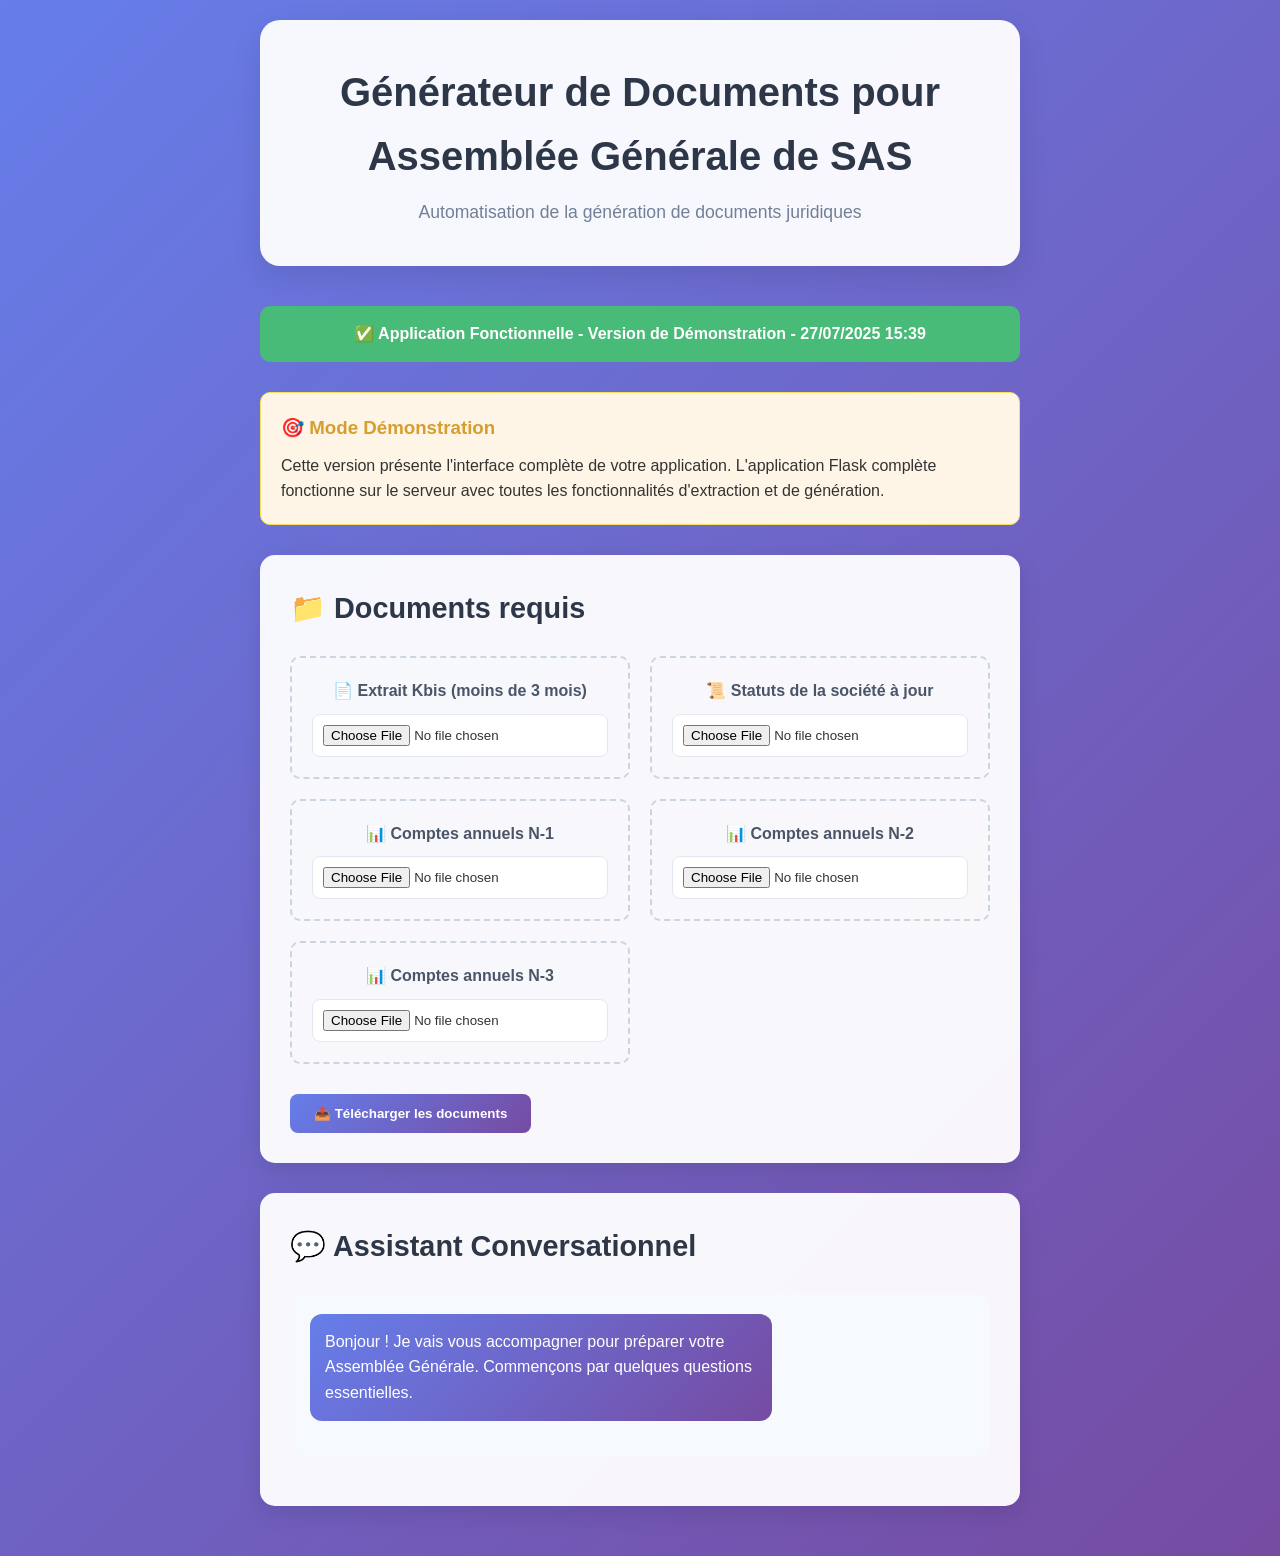
<file: demo_app.html>
<!DOCTYPE html>
<html lang="fr">
<head>
    <meta charset="UTF-8">
    <meta name="viewport" content="width=device-width, initial-scale=1.0">
    <title>Générateur de Documents pour Assemblée Générale de SAS</title>
    <style>
    * {
        margin: 0;
        padding: 0;
        box-sizing: border-box;
    }

    body {
        font-family: -apple-system, BlinkMacSystemFont, 'Segoe UI', Roboto, sans-serif;
        background: linear-gradient(135deg, #667eea 0%, #764ba2 100%);
        min-height: 100vh;
        color: #333;
        line-height: 1.6;
    }

    .container {
        max-width: 800px;
        margin: 0 auto;
        padding: 20px;
    }

    header {
        text-align: center;
        margin-bottom: 40px;
        padding: 40px 20px;
        background: rgba(255, 255, 255, 0.95);
        border-radius: 20px;
        box-shadow: 0 10px 30px rgba(0, 0, 0, 0.1);
    }

    header h1 {
        font-size: 2.5rem;
        font-weight: 700;
        color: #2d3748;
        margin-bottom: 10px;
    }

    .subtitle {
        font-size: 1.1rem;
        color: #718096;
        font-weight: 400;
    }

    .section {
        background: rgba(255, 255, 255, 0.95);
        border-radius: 15px;
        padding: 30px;
        margin-bottom: 30px;
        box-shadow: 0 8px 25px rgba(0, 0, 0, 0.1);
    }

    .section h2 {
        color: #2d3748;
        margin-bottom: 25px;
        font-size: 1.8rem;
        display: flex;
        align-items: center;
        gap: 10px;
    }

    .upload-grid {
        display: grid;
        grid-template-columns: repeat(auto-fit, minmax(300px, 1fr));
        gap: 20px;
        margin-bottom: 30px;
    }

    .upload-item {
        padding: 20px;
        border: 2px dashed #cbd5e0;
        border-radius: 10px;
        text-align: center;
        transition: all 0.3s ease;
        background: rgba(247, 250, 252, 0.5);
    }

    .upload-item:hover {
        border-color: #667eea;
        background: rgba(102, 126, 234, 0.1);
        transform: translateY(-2px);
    }

    .upload-item label {
        display: block;
        font-weight: 600;
        margin-bottom: 10px;
        color: #4a5568;
    }

    .upload-item input[type="file"] {
        width: 100%;
        padding: 10px;
        border: 1px solid #e2e8f0;
        border-radius: 8px;
        background: white;
    }

    .chat-container {
        background: #f7fafc;
        border-radius: 15px;
        padding: 20px;
        max-height: 500px;
        overflow-y: auto;
        margin-bottom: 20px;
    }

    .message {
        margin-bottom: 15px;
        padding: 15px;
        border-radius: 12px;
        max-width: 70%;
        animation: fadeInUp 0.3s ease;
    }

    .assistant-message {
        background: linear-gradient(135deg, #667eea, #764ba2);
        color: white;
        margin-right: auto;
    }

    .user-message {
        background: #e2e8f0;
        color: #2d3748;
        margin-left: auto;
    }

    .input-group {
        display: flex;
        gap: 10px;
        margin-top: 20px;
    }

    .input-group input {
        flex: 1;
        padding: 12px;
        border: 1px solid #e2e8f0;
        border-radius: 8px;
        font-size: 16px;
    }

    .btn {
        background: linear-gradient(135deg, #667eea, #764ba2);
        color: white;
        border: none;
        padding: 12px 24px;
        border-radius: 8px;
        font-weight: 600;
        cursor: pointer;
        transition: all 0.3s ease;
    }

    .btn:hover {
        transform: translateY(-2px);
        box-shadow: 0 5px 15px rgba(102, 126, 234, 0.4);
    }

    .status-banner {
        background: #48bb78;
        color: white;
        padding: 15px;
        border-radius: 10px;
        text-align: center;
        margin-bottom: 30px;
        font-weight: 600;
    }

    @keyframes fadeInUp {
        from {
            opacity: 0;
            transform: translateY(20px);
        }
        to {
            opacity: 1;
            transform: translateY(0);
        }
    }

    .demo-note {
        background: #fef5e7;
        border: 1px solid #f6e05e;
        border-radius: 10px;
        padding: 20px;
        margin-bottom: 30px;
    }

    .demo-note h3 {
        color: #d69e2e;
        margin-bottom: 10px;
    }
    </style>
</head>
<body>
    <div class="container">
        <header>
            <h1>Générateur de Documents pour Assemblée Générale de SAS</h1>
            <p class="subtitle">Automatisation de la génération de documents juridiques</p>
        </header>

        <div class="status-banner">
            ✅ Application Fonctionnelle - Version de Démonstration - 27/07/2025 15:39
        </div>

        <div class="demo-note">
            <h3>🎯 Mode Démonstration</h3>
            <p>Cette version présente l'interface complète de votre application. 
            L'application Flask complète fonctionne sur le serveur avec toutes les fonctionnalités d'extraction et de génération.</p>
        </div>

        <!-- Section 1: Téléchargement des documents -->
        <section id="upload-section" class="section">
            <h2>📁 Documents requis</h2>
            <div class="upload-grid">
                <div class="upload-item">
                    <label for="kbis">📄 Extrait Kbis (moins de 3 mois)</label>
                    <input type="file" id="kbis" name="kbis" accept=".pdf,.docx,.doc">
                </div>
                <div class="upload-item">
                    <label for="statuts">📜 Statuts de la société à jour</label>
                    <input type="file" id="statuts" name="statuts" accept=".pdf,.docx,.doc">
                </div>
                <div class="upload-item">
                    <label for="comptes_n1">📊 Comptes annuels N-1</label>
                    <input type="file" id="comptes_n1" name="comptes_n1" accept=".pdf,.docx,.doc">
                </div>
                <div class="upload-item">
                    <label for="comptes_n2">📊 Comptes annuels N-2</label>
                    <input type="file" id="comptes_n2" name="comptes_n2" accept=".pdf,.docx,.doc">
                </div>
                <div class="upload-item">
                    <label for="comptes_n3">📊 Comptes annuels N-3</label>
                    <input type="file" id="comptes_n3" name="comptes_n3" accept=".pdf,.docx,.doc">
                </div>
            </div>
            <button class="btn" onclick="alert('Version démo - Simulation de téléchargement réussie !')">
                📤 Télécharger les documents
            </button>
        </section>

        <!-- Section 2: Assistant conversationnel -->
        <section id="chat-section" class="section">
            <h2>💬 Assistant Conversationnel</h2>
            <div class="chat-container" id="chat-messages">
                <!-- Les messages apparaîtront ici -->
            </div>
        </section>

        <!-- Section 3: Résultats -->
        <section id="results-section" class="section" style="display: none;">
            <h2>📄 Documents Générés</h2>
            <p>Vos documents seront disponibles ici après génération.</p>
        </section>
    </div>

    <script>
    // Variables globales
    let currentStep = 0;
    let formData = {};
    let uploadedFiles = {};

    // Étapes de la conversation
    const conversationSteps = [
        {
            question: "Pour commencer, quelle est la date de clôture de l'exercice comptable que vous souhaitez approuver ?",
            type: 'date',
            field: 'date_cloture_exercice'
        },
        {
            question: "Parfait. Quand souhaitez-vous tenir votre Assemblée Générale ?",
            helpText: "Rappel : l'AG doit se tenir dans les 6 mois suivant la date de clôture.",
            type: 'date',
            field: 'date_assemblee_generale'
        },
        {
            question: "À quelle heure se tiendra l'assemblée ?",
            type: 'time',
            field: 'heure_assemblee_generale'
        },
        {
            question: "Où se déroulera l'Assemblée Générale ?",
            type: 'text',
            field: 'lieu_assemblee_generale'
        },
        {
            question: "Quel est le montant de la rémunération que vous souhaitez vous allouer en tant que dirigeant ?",
            type: 'number',
            field: 'remuneration_dirigeant'
        }
    ];

    function initChat() {
        const chatContainer = document.getElementById('chat-messages');
        if (!chatContainer) return;
        
        // Message de bienvenue
        addMessage("Bonjour ! Je vais vous accompagner pour préparer votre Assemblée Générale. Commençons par quelques questions essentielles.", 'assistant');
        
        setTimeout(() => {
            askNextQuestion();
        }, 1000);
    }

    function addMessage(text, sender, isInput = false) {
        const chatContainer = document.getElementById('chat-messages');
        const messageDiv = document.createElement('div');
        messageDiv.className = `message ${sender}-message`;
        
        if (isInput) {
            messageDiv.innerHTML = `<input type="${getInputType()}" id="current-input" placeholder="${text}" class="chat-input">
                                    <button onclick="submitAnswer()" class="btn" style="margin-top: 10px;">Valider</button>`;
        } else {
            messageDiv.textContent = text;
        }
        
        chatContainer.appendChild(messageDiv);
        chatContainer.scrollTop = chatContainer.scrollHeight;
    }

    function getInputType() {
        const step = conversationSteps[currentStep];
        return step ? step.type : 'text';
    }

    function askNextQuestion() {
        if (currentStep < conversationSteps.length) {
            const step = conversationSteps[currentStep];
            addMessage(step.question, 'assistant');
            
            setTimeout(() => {
                addMessage("Votre réponse :", 'assistant', true);
            }, 500);
        } else {
            addMessage("Parfait ! Toutes les informations ont été collectées. Vous pouvez maintenant générer vos documents.", 'assistant');
            showGenerateButton();
        }
    }

    function submitAnswer() {
        const input = document.getElementById('current-input');
        if (!input || !input.value.trim()) return;
        
        const answer = input.value.trim();
        const step = conversationSteps[currentStep];
        
        // Enregistrer la réponse
        formData[step.field] = answer;
        
        // Afficher la réponse de l'utilisateur
        addMessage(answer, 'user');
        
        // Passer à la question suivante
        currentStep++;
        
        setTimeout(() => {
            askNextQuestion();
        }, 1000);
    }

    function showGenerateButton() {
        const chatContainer = document.getElementById('chat-messages');
        const buttonDiv = document.createElement('div');
        buttonDiv.className = 'message assistant-message';
        buttonDiv.innerHTML = '<button onclick="generateDocuments()" class="btn" style="background: #48bb78;">🚀 Générer les Documents</button>';
        chatContainer.appendChild(buttonDiv);
    }

    function generateDocuments() {
        addMessage("Génération des documents en cours...", 'assistant');
        
        // Simulation de génération
        setTimeout(() => {
            addMessage("✅ Documents générés avec succès !", 'assistant');
            addMessage("📄 Convocation à l'AG - Téléchargé", 'assistant');
            addMessage("📄 PV + Feuille de présence - Téléchargé", 'assistant');
            addMessage("📄 PV d'AG seul - Téléchargé", 'assistant');
            addMessage("📄 Rapport de gestion - Téléchargé", 'assistant');
        }, 2000);
    }

    // Initialisation
    document.addEventListener('DOMContentLoaded', function() {
        console.log('🚀 Application SAS initialisée');
        
        // Démarrer le chat après un délai
        setTimeout(() => {
            initChat();
        }, 1000);
    });

    // Gérer l'entrée au clavier
    document.addEventListener('keypress', function(e) {
        if (e.key === 'Enter') {
            const currentInput = document.getElementById('current-input');
            if (currentInput) {
                submitAnswer();
            }
        }
    });
    </script>
</body>
</html>
</file>
